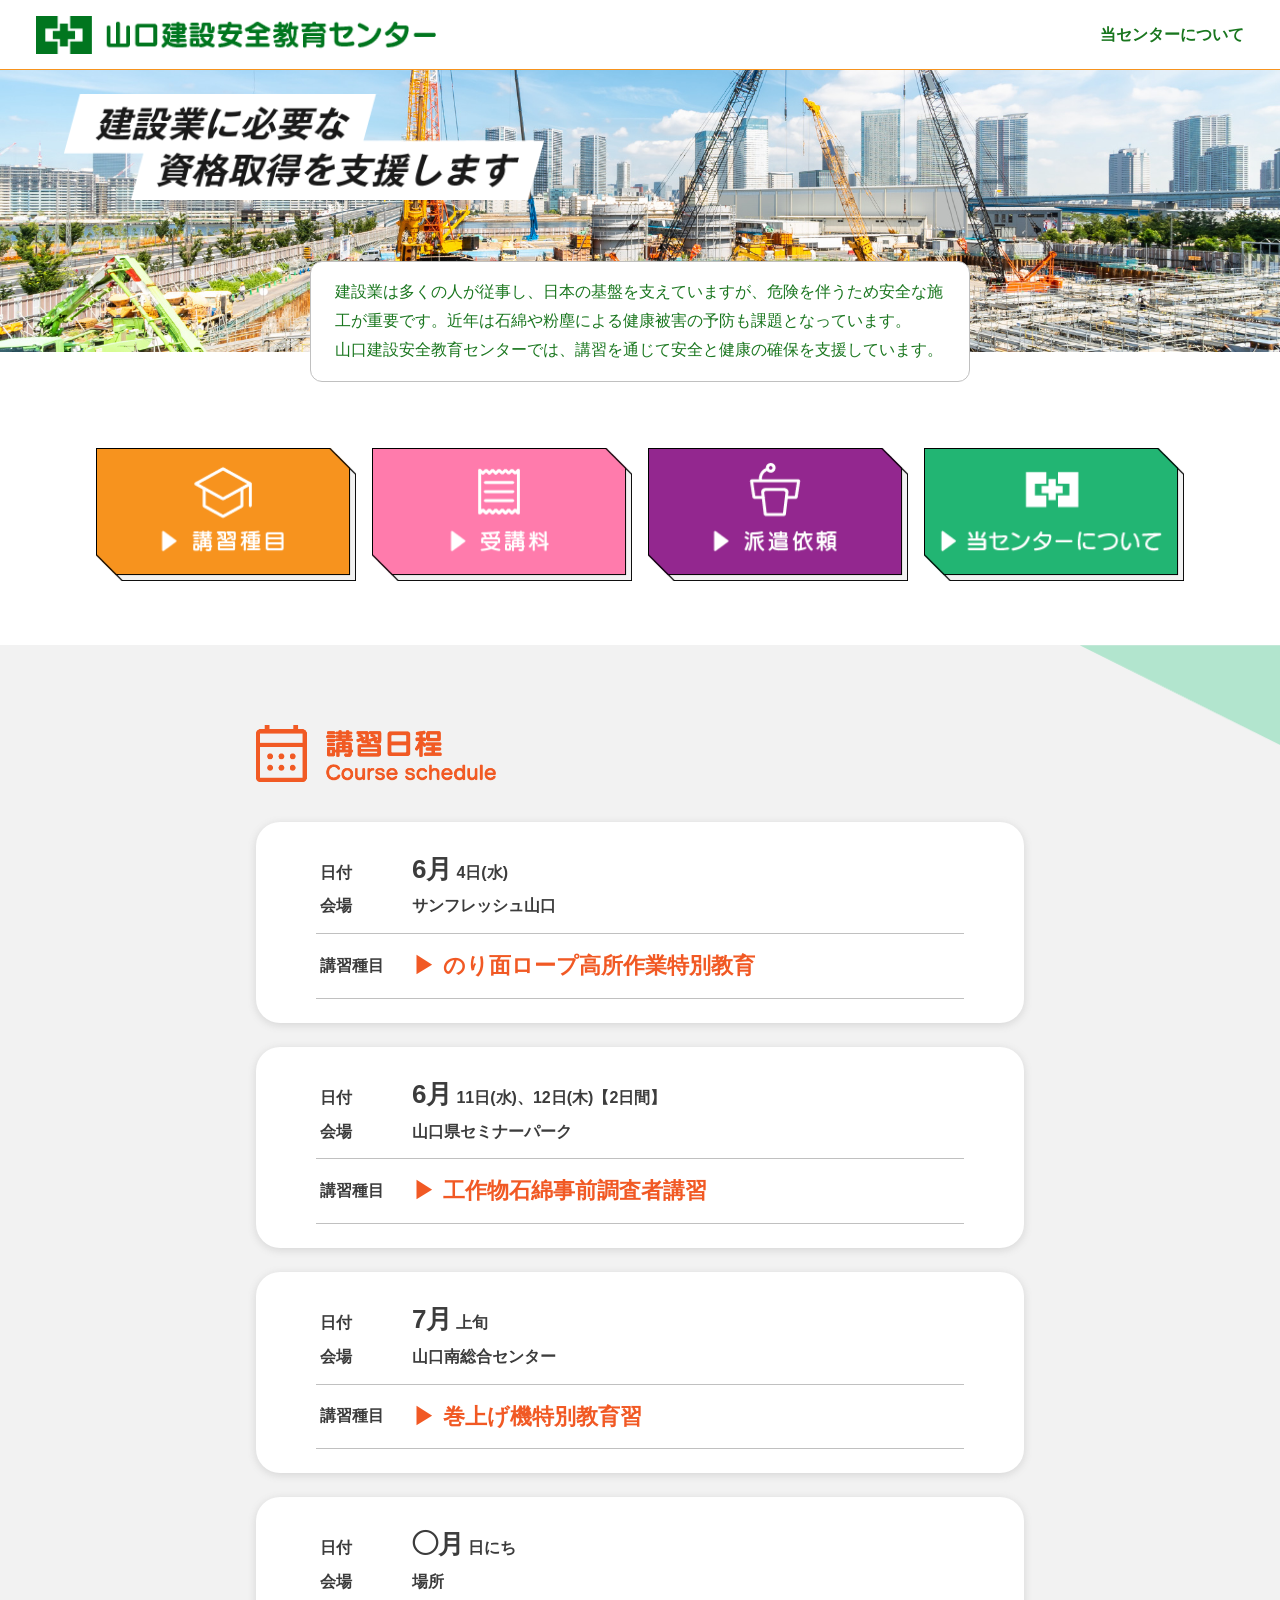
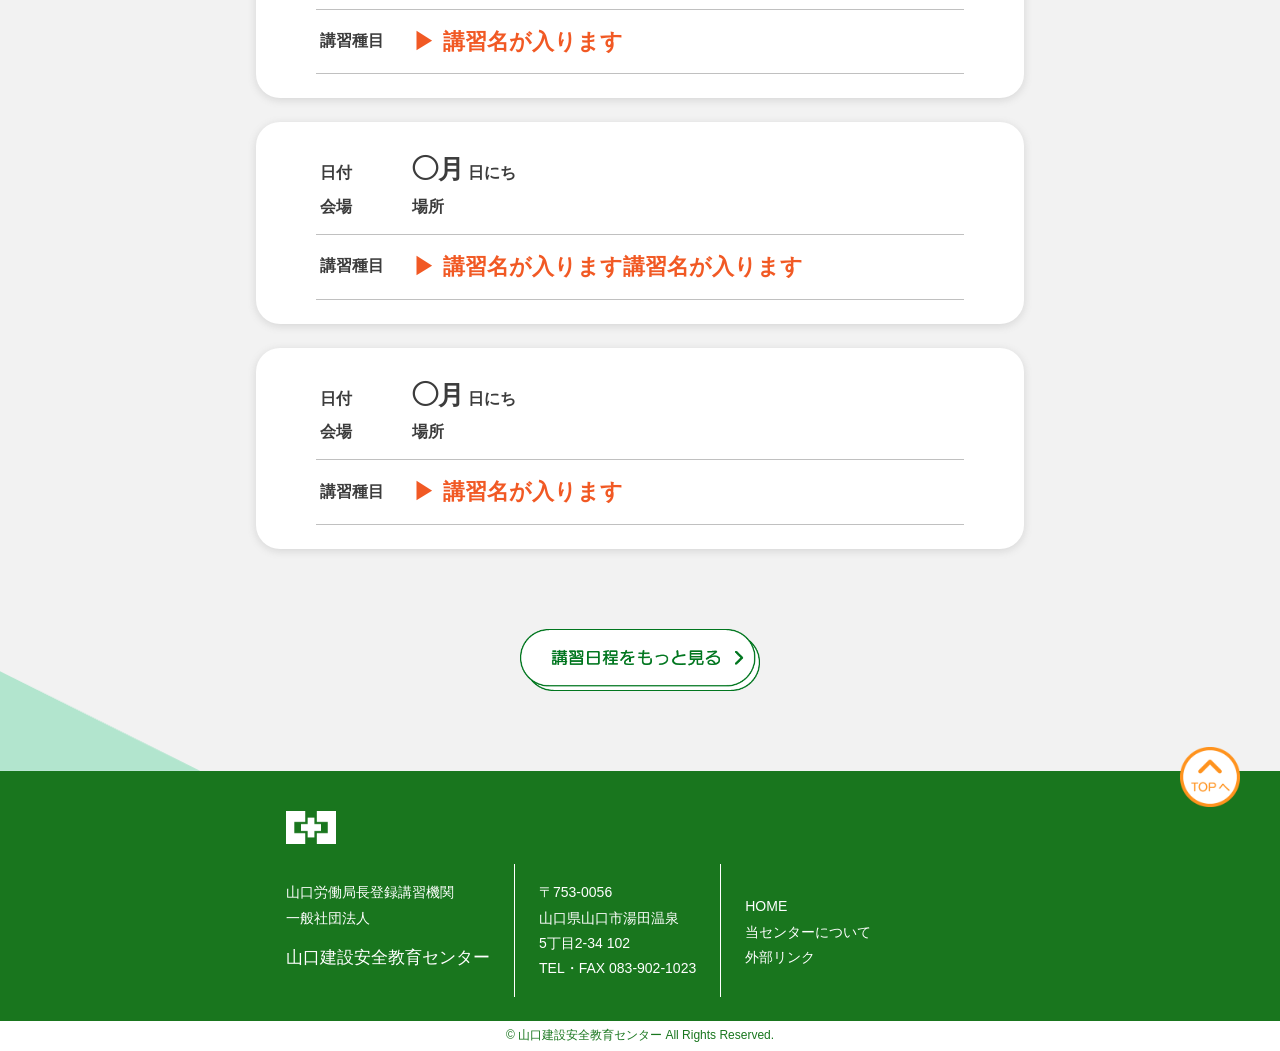
<file: index.html>
<!DOCTYPE html>
<html lang="ja" prefix="og: http://ogp.me/ns# fb: http://ogp.me/ns/fb# website: http://ogp.me/ns/website#">

<head>
  <meta charset="utf-8">
  <meta http-equiv="X-UA-Compatible" content="IE=Edge">
  <meta name="viewport" content="width=device-width, initial-scale=1.0">
  <meta name="format-detection" content="email=no,telephone=no,address=no">
  <!--!!!!!!!!!!!!!!!!!WPでは不要!!!!!!!!!!!!!!!!!!!!!-->
  <title>山口建設安全教育センター</title>
  <!--!!!!!!!!!!!!!!!!!公開時、allに変更する!!!!!!!!!!!!!!!!!!!!!-->
  <meta name="robots" content="none">
  <link rel="stylesheet" href="https://use.fontawesome.com/releases/v5.15.4/css/all.css">
  <link rel="stylesheet" href="assets/css/html5reset-1.6.1.css">
  <link rel="stylesheet" href="assets/css/style.css?20250410_2">
  <script src="https://ajax.googleapis.com/ajax/libs/jquery/3.7.1/jquery.min.js"></script>
</head>

<body class="wrap">
  <div class="black-bg"></div>
  <header>
    <div class="header">
      <div class="header__inner">
        <a href="index.html" class="header__ttl-wrap header__item">
          <h1 class="header__logo"><img src="assets/img/top/logo.png" alt="山口建設安全教育センター"></h1>
        </a>
        <nav class="header__menu-wrap header__item">
          <div class="header__menu-inner">
            <a href="index.html" class="header__menu">当センターについて</a>
          </div>
        </nav>
      </div>
      <div class="header__btn-wrap">
        <div class="header__btn-img" id="js-hamburger-menu">
          <img src="assets/img/top/hun-btn.png" alt="">
        </div>
      </div>
    </div>
    <div class="header-sp">
      <div class="header-sp__inner">
        <div class="header-sp__btn-img">
          <img src="assets/img/top/batsu-btn.png" alt="閉じる">
        </div>
        <div class="header-sp__menu">
          <a href="contact.html" class="header-sp__menu-item">お問い合わせ</a>
          <a href="information.html" class="header-sp__menu-item">お知らせ</a>
        </div>
      </div>
    </div>
  </header>

  <div class="main page-top">
    <div class="main-visual">
      <div class="main-visual__inner">
        <div class="main-visual__lead">
          <img src="assets/img/top/main-visual-lead.png" alt="建設業に必要な資格取得を支援します">
        </div>
      </div>
      <img src="assets/img/top/top-mv.jpg">
      <p class="main-visual__text">
        建設業は多くの人が従事し、日本の基盤を支えていますが、危険を伴うため安全な施工が重要です。近年は石綿や粉塵による健康被害の予防も課題となっています。<br>
        山口建設安全教育センターでは、講習を通じて安全と健康の確保を支援しています。
      </p>
    </div>

    <div class="page-top__menu-wrap">
      <a href="" class="page-top__menu-item"><img src="assets/img/top/page-top-menu01.png" alt=講習科目""></a>
      <a href="" class="page-top__menu-item"><img src="assets/img/top/page-top-menu02.png" alt="受講料"></a>
      <a href="" class="page-top__menu-item"><img src="assets/img/top/page-top-menu03.png" alt="派遣依頼"></a>
      <a href="" class="page-top__menu-item"><img src="assets/img/top/page-top-menu04.png" alt="当センターについて"></a>
    </div>

    <section class="top-schedule">
      <div class="top-schedule__inner">
        <h2 class="top-schedule__ttl"><img src="assets/img/top/top-schedule-ttl.png" alt="講習日程"></h2>


        <a href="" class="top-schedule__article">
          <div class="top-schedule__item-wrap">
            <p class="top-schedule__item">日付</p>
            <p class="top-schedule__item"><span>6月</span>4日(水)</p>
          </div>
          <div class="top-schedule__item-wrap">
            <p class="top-schedule__item">会場</p>
            <p class="top-schedule__item">サンフレッシュ山口</p>
          </div>
          <div class="top-schedule__schedule-ttl">
            <p class="top-schedule__schedule-ttl-left">講習種目</p>
            <p class="top-schedule__schedule-ttl-right"><span>▶</span>のり面ロープ高所作業特別教育</p>
          </div>
        </a>

        <a href="" class="top-schedule__article">
          <div class="top-schedule__item-wrap">
            <p class="top-schedule__item">日付</p>
            <p class="top-schedule__item"><span>6月</span>11日(水)、12日(木)【2日間】</p>
          </div>
          <div class="top-schedule__item-wrap">
            <p class="top-schedule__item">会場</p>
            <p class="top-schedule__item">山口県セミナーパーク</p>
          </div>
          <div class="top-schedule__schedule-ttl">
            <p class="top-schedule__schedule-ttl-left">講習種目</p>
            <p class="top-schedule__schedule-ttl-right"><span>▶</span>工作物石綿事前調査者講習</p>
          </div>
        </a>

        <a href="" class="top-schedule__article">
          <div class="top-schedule__item-wrap">
            <p class="top-schedule__item">日付</p>
            <p class="top-schedule__item"><span>7月</span>上旬</p>
          </div>
          <div class="top-schedule__item-wrap">
            <p class="top-schedule__item">会場</p>
            <p class="top-schedule__item">山口南総合センター</p>
          </div>
          <div class="top-schedule__schedule-ttl">
            <p class="top-schedule__schedule-ttl-left">講習種目</p>
            <p class="top-schedule__schedule-ttl-right"><span>▶</span>巻上げ機特別教育習</p>
          </div>
        </a>

        <a href="" class="top-schedule__article">
          <div class="top-schedule__item-wrap">
            <p class="top-schedule__item">日付</p>
            <p class="top-schedule__item"><span>◯月</span>日にち</p>
          </div>
          <div class="top-schedule__item-wrap">
            <p class="top-schedule__item">会場</p>
            <p class="top-schedule__item">場所</p>
          </div>
          <div class="top-schedule__schedule-ttl">
            <p class="top-schedule__schedule-ttl-left">講習種目</p>
            <p class="top-schedule__schedule-ttl-right"><span>▶</span>講習名が入ります</p>
          </div>
        </a>

        <a href="" class="top-schedule__article">
          <div class="top-schedule__item-wrap">
            <p class="top-schedule__item">日付</p>
            <p class="top-schedule__item"><span>◯月</span>日にち</p>
          </div>
          <div class="top-schedule__item-wrap">
            <p class="top-schedule__item">会場</p>
            <p class="top-schedule__item">場所</p>
          </div>
          <div class="top-schedule__schedule-ttl">
            <p class="top-schedule__schedule-ttl-left">講習種目</p>
            <p class="top-schedule__schedule-ttl-right"><span>▶</span>講習名が入ります講習名が入ります</p>
          </div>
        </a>

        <a href="" class="top-schedule__article">
          <div class="top-schedule__item-wrap">
            <p class="top-schedule__item">日付</p>
            <p class="top-schedule__item"><span>◯月</span>日にち</p>
          </div>
          <div class="top-schedule__item-wrap">
            <p class="top-schedule__item">会場</p>
            <p class="top-schedule__item">場所</p>
          </div>
          <div class="top-schedule__schedule-ttl">
            <p class="top-schedule__schedule-ttl-left">講習種目</p>
            <p class="top-schedule__schedule-ttl-right"><span>▶</span>講習名が入ります</p>
          </div>
        </a>
        <a href="" class="top-schedule__btn">
          <img src="assets/img/top/top-schedule-btn.png" alt="講習日程をもっと見る">
        </a>
      </div>
      <div class="top-schedule__dec01">
        <img src="assets/img/top/top-schedule-dec01.png">
      </div>
      <div class="top-schedule__dec02">
        <img src="assets/img/top/top-schedule-dec02.png">
      </div>
    </section>

  </div>
  <!--main end-->

  <footer class="footer">
    <div class="footer__inner">
      <div class="footer__logo">
        <img src="assets/img/top/footer-logo.png" alt="">
      </div>
      <div class="footer__content">
        <div class="footer__left">
          <p class="footer__text footer__text--margin">山口労働局長登録講習機関<br>
            一般社団法人</p>
          <p class="footer__ttl">山口建設安全教育センター</p>

        </div>
        <div class="footer__center">
          <p class="footer__text">〒753-0056<br>
            山口県山口市湯田温泉<br>
            5丁目2-34 102<br>
            TEL・FAX <a href="083-902-1023">083-902-1023</a></p>
        </div>
        <div class="footer__right">
          <a href="" class="footer__menu">HOME</a>
          <a href="" class="footer__menu">当センターについて</a>
          <a href="" class="footer__menu">外部リンク</a>

        </div>
      </div>

    </div>
    <div class="footer__bottom">
    © 山口建設安全教育センター All Rights Reserved.
    </div>
    <div class="footer__top-btn">    
      <img src="assets/img/top/go-top-btn.png" alt="TOPへ">
    </div>
  </footer>

  <script src="assets/js/main.js?20250410_2">
  </script>
</body>

</html>
</file>
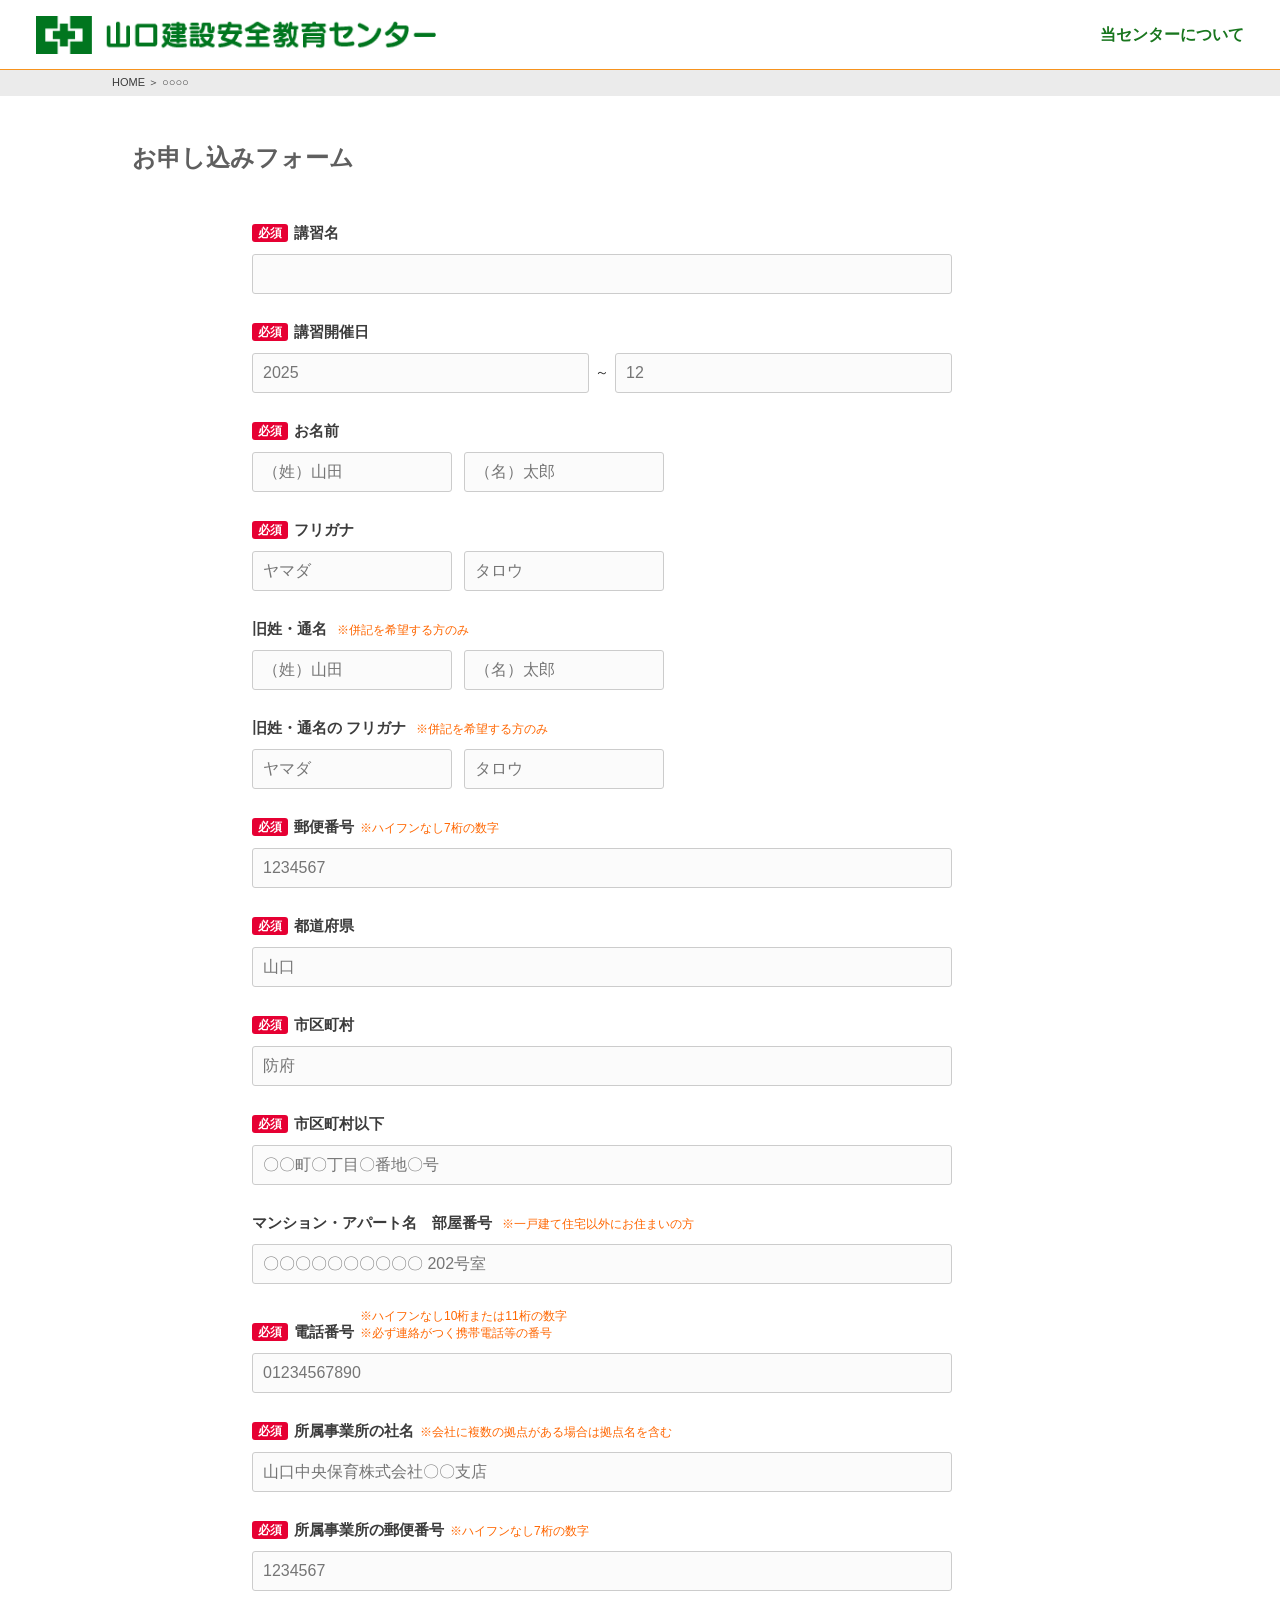
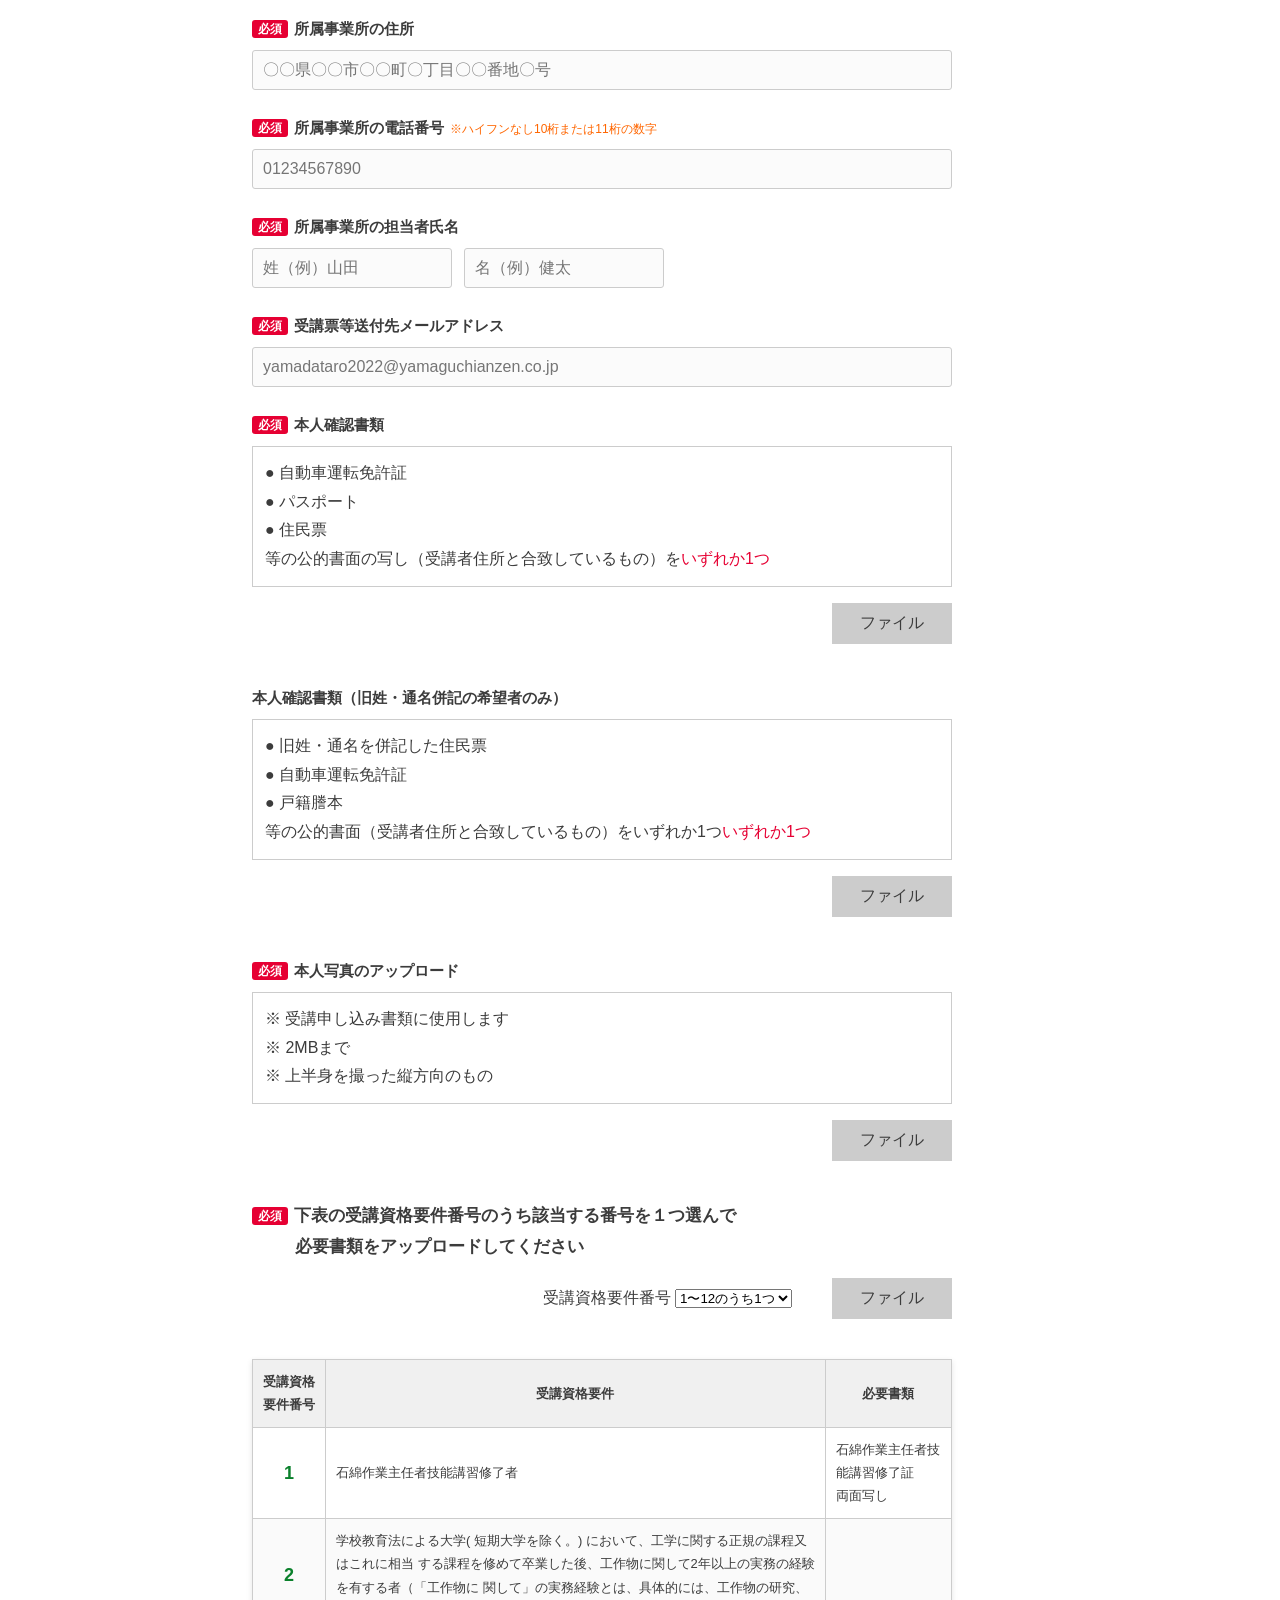
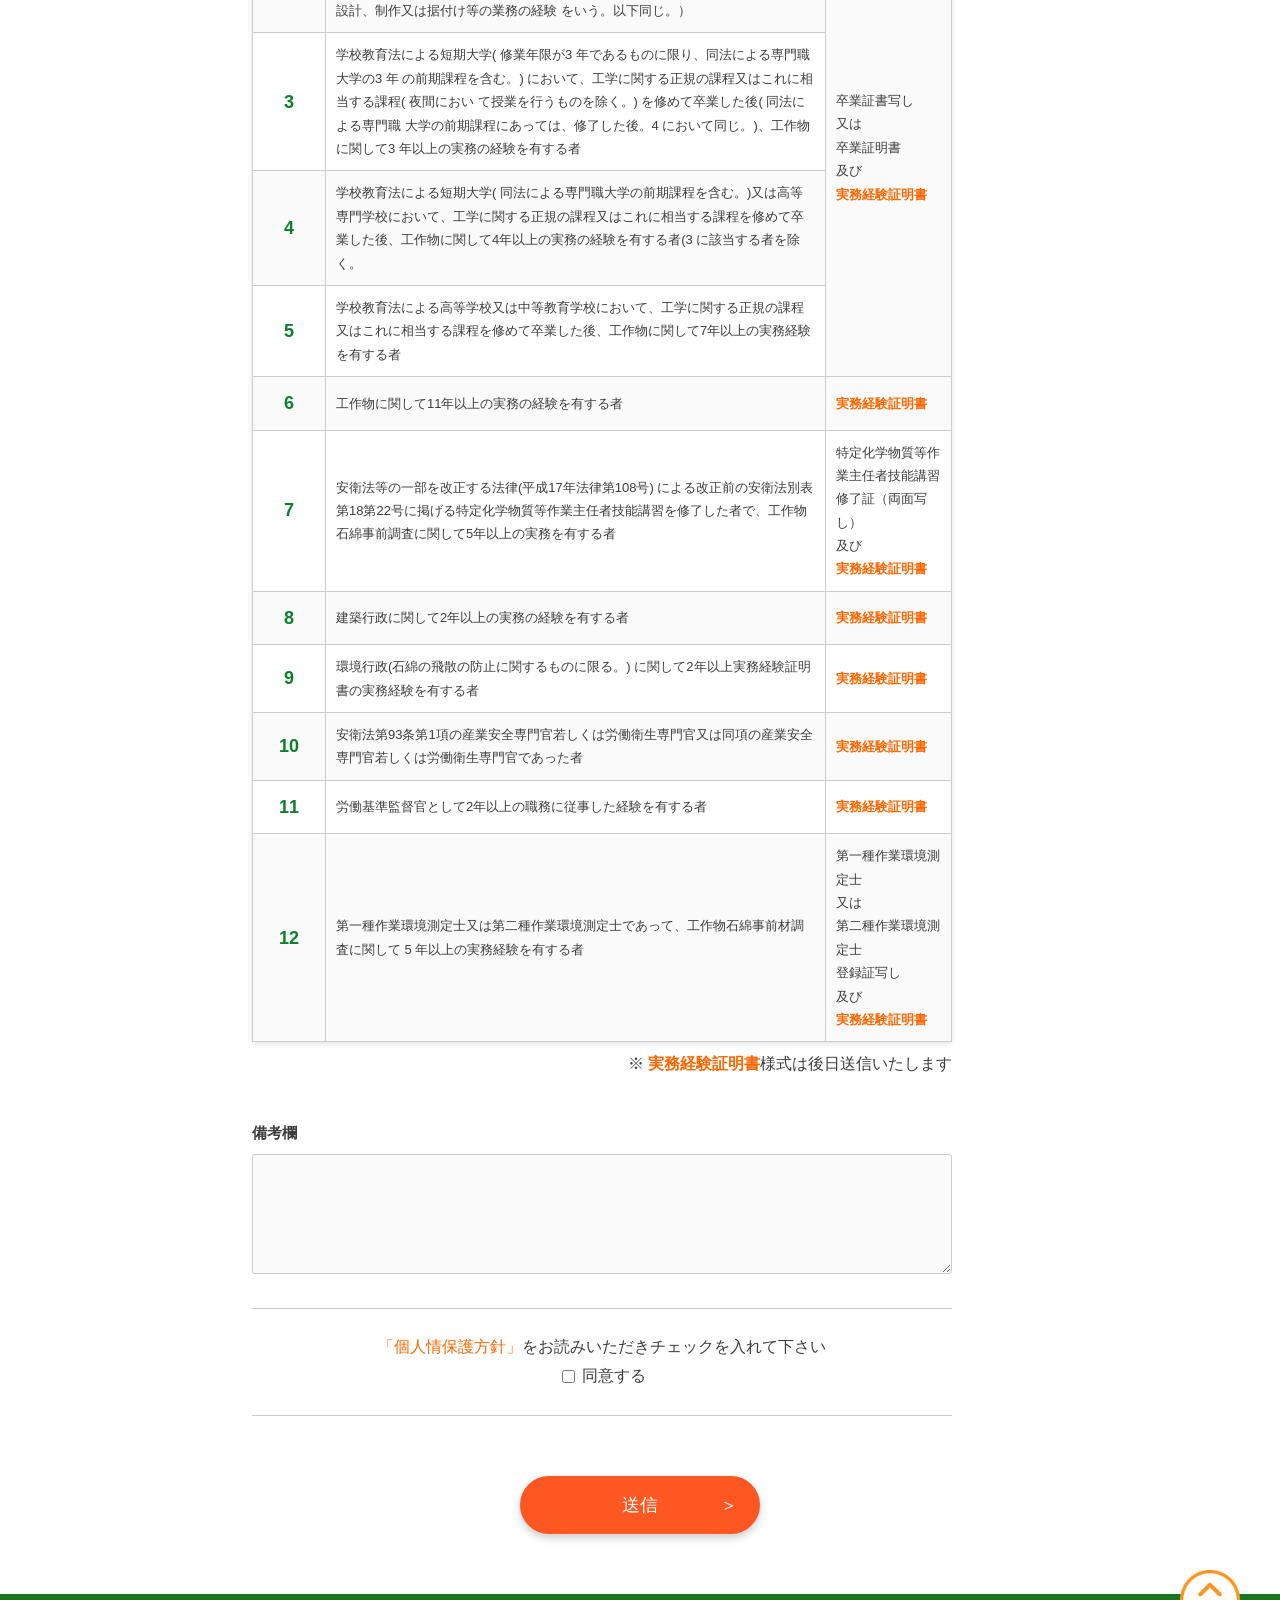
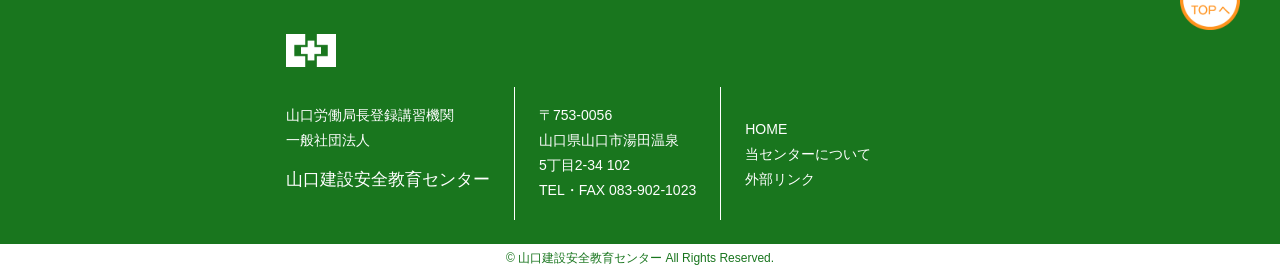
<file: form.html>
<!DOCTYPE html>
<html lang="ja" prefix="og: http://ogp.me/ns# fb: http://ogp.me/ns/fb# website: http://ogp.me/ns/website#">

<head>
  <meta charset="utf-8">
  <meta http-equiv="X-UA-Compatible" content="IE=Edge">
  <meta name="viewport" content="width=device-width, initial-scale=1.0">
  <meta name="format-detection" content="email=no,telephone=no,address=no">
  <!--!!!!!!!!!!!!!!!!!WPでは不要!!!!!!!!!!!!!!!!!!!!!-->
  <title>フォーム</title>
  <!--!!!!!!!!!!!!!!!!!公開時、allに変更する!!!!!!!!!!!!!!!!!!!!!-->
  <meta name="robots" content="none">
  <link rel="stylesheet" href="https://use.fontawesome.com/releases/v5.15.4/css/all.css">
  <link rel="stylesheet" href="assets/css/html5reset-1.6.1.css">
  <link rel="stylesheet" href="assets/css/style.css?20250410_2">
  <script src="https://ajax.googleapis.com/ajax/libs/jquery/3.7.1/jquery.min.js"></script>
</head>

<body class="wrap">
  <div class="black-bg"></div>
  <header>
    <div class="header">

      <div class="header__inner">
        <a href="index.html" class="header__ttl-wrap header__item">
          <h1 class="header__logo"><img src="assets/img/top/logo.png" alt="山口建設安全教育センター"></h1>
        </a>
        <nav class="header__menu-wrap header__item">
          <div class="header__menu-inner">
            <a href="index.html" class="header__menu">当センターについて</a>
          </div>
        </nav>
      </div>
      <div class="header__btn-wrap">
        <div class="header__btn-img" id="js-hamburger-menu">
          <img src="assets/img/top/hun-btn.png" alt="">
        </div>
      </div>
    </div>
    <div class="header-sp">
      <div class="header-sp__inner">
        <div class="header-sp__btn-img">
          <img src="assets/img/top/batsu-btn.png" alt="閉じる">
        </div>
        <div class="header-sp__menu">
          <a href="contact.html" class="header-sp__menu-item">お問い合わせ</a>
          <a href="information.html" class="header-sp__menu-item">お知らせ</a>
        </div>
      </div>
    </div>
  </header>


  <div class="main page-form">
    <div class="breadcrumbs-wrap">
      <div class="breadcrumbs-wrap__content">HOME ＞ ○○○○</div>
    </div>
    <div class="page-form__ttl">
      お申し込みフォーム
    </div>

    <div class="page-form__wrap">

      <div class="form">

        <!-- 講習名 -->
        <div class="form__group">
          <label class="form__label"><span class="required">講習名</span> <span class="note"></span></label>
          <input type="text">
        </div>

        <!-- 講習開催日 -->
        <div class="form__group">
          <label class="form__label"><span class="required">講習開催日</span></label>
          <div class="form__date">
            <input type="text" placeholder="2025">
            <span>～</span>
            <input type="text" placeholder="12">
          </div>
        </div>

        <!-- お名前 -->
        <div class="form__group">
          <label class="form__label"><span class="required">お名前</span></label>
          <div class="form__row">
            <input type="text" placeholder="（姓）山田">
            <input type="text" placeholder="（名）太郎">
          </div>
        </div>

        <!-- フリガナ -->
        <div class="form__group">
          <label class="form__label"><span class="required">フリガナ</span></label>
          <div class="form__row">
            <input type="text" placeholder="ヤマダ">
            <input type="text" placeholder="タロウ">
          </div>
        </div>

        <!-- 旧姓・通名 -->
        <div class="form__group">
          <label class="form__label">旧姓・通名 <span class="note">※併記を希望する方のみ</span></label>
          <div class="form__row">
            <input type="text" placeholder="（姓）山田">
            <input type="text" placeholder="（名）太郎">
          </div>
        </div>

        <!-- 旧姓・通名のフリガナ -->
        <div class="form__group">
          <label class="form__label">旧姓・通名の フリガナ <span class="note">※併記を希望する方のみ</span></label>
          <div class="form__row">
            <input type="text" placeholder="ヤマダ">
            <input type="text" placeholder="タロウ">
          </div>
        </div>

        <!-- 郵便番号 -->
        <div class="form__group">
          <label class="form__label"><span class="required">郵便番号</span><span class="note">※ハイフンなし7桁の数字</span></label>
          <input type="text" id="personal-zip" placeholder="1234567">
        </div>

        <!-- 都道府県 -->
        <div class="form__group">
          <label class="form__label"><span class="required">都道府県</span></label>
          <input type="text" id="prefecture" placeholder="山口">
        </div>

        <!-- 市区町村 -->
        <div class="form__group">
          <label class="form__label"><span class="required">市区町村</span></label>
          <input type="text" id="city" placeholder="防府">
        </div>

        <!-- 市区町村以下 -->
        <div class="form__group">
          <label class="form__label"><span class="required">市区町村以下</span></label>
          <input type="text" id="address-line-2" placeholder="〇〇町〇丁目〇番地〇号"> </div>

        <!-- マンション・アパート名　部屋番号 -->
        <div class="form__group">
          <label class="form__label">マンション・アパート名　部屋番号 <span class="note">※一戸建て住宅以外にお住まいの方</span></label>
          <input type="text" placeholder="〇〇〇〇〇〇〇〇〇〇 202号室">
        </div>

        <!-- 電話番号 -->
        <div class="form__group">
          <label class="form__label"><span class="required">電話番号</span><span
              class="note">※ハイフンなし10桁または11桁の数字<br>※必ず連絡がつく携帯電話等の番号</span></label>
          <input type="text" placeholder="01234567890">
        </div>

        <!-- 所属事業所の社名 -->
        <div class="form__group">
          <label class="form__label"><span class="required">所属事業所の社名</span><span
              class="note">※会社に複数の拠点がある場合は拠点名を含む</span></label>
          <input type="text" placeholder="山口中央保育株式会社〇〇支店">
        </div>

        <!-- 所属事業所の郵便番号 -->
        <div class="form__group">
          <label class="form__label"><span class="required">所属事業所の郵便番号</span><span
              class="note">※ハイフンなし7桁の数字</span></label>
          <input type="text" id="company-zip" placeholder="1234567">
        </div>

        <!-- 所属事業所の住所 -->
        <div class="form__group">
          <label class="form__label"><span class="required">所属事業所の住所</span></label>
          <input type="text" id="company-full-address" placeholder="〇〇県〇〇市〇〇町〇丁目〇〇番地〇号"> </div>

        <!-- 所属事業所の電話番号 -->
        <div class="form__group">
          <label class="form__label"><span class="required">所属事業所の電話番号</span><span
              class="note">※ハイフンなし10桁または11桁の数字</span></label>
          <input type="text" id="company-phone" placeholder="01234567890"></div>

        <!-- 所属事業所の担当者氏名 -->
        <div class="form__group">
          <label class="form__label"><span class="required">所属事業所の担当者氏名</span></label>
          <div class="form__row">
            <input type="text" placeholder="姓（例）山田">
            <input type="text" placeholder="名（例）健太">
          </div>
        </div>

        <!-- メールアドレス -->
        <div class="form__group">
          <label class="form__label"><span class="required">受講票等送付先メールアドレス</span></label>
          <input type="email" placeholder="yamadataro2022@yamaguchianzen.co.jp">
        </div>

        <!-- 本人確認書類 -->
        <div class="form__group">
          <label class="form__label"><span class="required">本人確認書類</span></label>
          <div class="form__box">
            <ul class="form__box-list">
              <li>● 自動車運転免許証</li>
              <li>● パスポート</li>
              <li>● 住民票</li>
              <li>等の公的書面の写し（受講者住所と合致しているもの）を<span>いずれか1つ</span></li>
            </ul>
          </div>
          <p class="form__file-wrap">ファイル</p>
        </div>

        <!-- 本人確認書類（旧姓・通名併記の希望者のみ） -->
        <div class="form__group">
          <label class="form__label">本人確認書類（旧姓・通名併記の希望者のみ）</label>
          <div class="form__box">
            <ul class="form__box-list">
              <li>● 旧姓・通名を併記した住民票</li>
              <li>● 自動車運転免許証</li>
              <li>● 戸籍謄本</li>
              <li>等の公的書面（受講者住所と合致しているもの）をいずれか1つ<span>いずれか1つ</span></li>
            </ul>
          </div>
          <p class="form__file-wrap">ファイル</p>
        </div>

        <!-- 本人写真のアップロード -->
        <div class="form__group">
          <label class="form__label"><span class="required">本人写真のアップロード</span></label>
          <div class="form__box">
            <ul class="form__box-list">
              <li>※ 受講申し込み書類に使用します</li>
              <li>※ 2MBまで</li>
              <li>※ 上半身を撮った縦方向のもの</li>
            </ul>
          </div>
          <p class="form__file-wrap">ファイル</p>
        </div>

        <!-- 必要書類をアップロード -->
        <div class="form__group">
          <label class="form__label form__label--file"><span class="required">下表の受講資格要件番号のうち該当する番号を１つ選んで<span
                class="form__label--file-span">必要書類をアップロードしてください</span></span></label>

          <div class="form__file-flex">
            <div class="form__file-flex-item">
              <span>受講資格要件番号</span>
              <select name="job">
                <option value="">1〜12のうち1つ</option>
                <option value="">1</option>
                <option value="">2</option>
              </select>
            </div>
            <div class="form__file-flex-item">
              <p class="form__file-wrap" style="margin: 0;">ファイル</p>
            </div>
          </div>

          <div class="form__table-wrap">
            <table class="qual-table">
              <thead>
                <tr>
                  <th>受講資格<br>要件番号</th>
                  <th>受講資格要件</th>
                  <th>必要書類</th>
                </tr>
              </thead>
              <tbody>
                <tr>
                  <td>1</td>
                  <td>石綿作業主任者技能講習修了者</td>
                  <td>石綿作業主任者技能講習修了証<br>両面写し</td>
                </tr>
                <tr>
                  <td>2</td>
                  <td>学校教育法による大学( 短期大学を除く。) において、工学に関する正規の課程又はこれに相当 する課程を修めて卒業した後、工作物に関して2年以上の実務の経験を有する者（「工作物に
                    関して」の実務経験とは、具体的には、工作物の研究、設計、制作又は据付け等の業務の経験 をいう。以下同じ。）</td>
                  <td rowspan="4">卒業証書写し<br>又は<br>卒業証明書<br>及び<br><span class="highlight">実務経験証明書</span></td>
                </tr>
                <tr>
                  <td>3</td>
                  <td>学校教育法による短期大学( 修業年限が3 年であるものに限り、同法による専門職大学の3 年 の前期課程を含む。) において、工学に関する正規の課程又はこれに相当する課程( 夜間におい
                    て授業を行うものを除く。) を修めて卒業した後( 同法による専門職 大学の前期課程にあっては、修了した後。4 において同じ。)、工作物に関して3 年以上の実務の経験を有する者</td>
                </tr>
                <tr>
                  <td>4</td>
                  <td>学校教育法による短期大学(
                    同法による専門職大学の前期課程を含む。)又は高等専門学校において、工学に関する正規の課程又はこれに相当する課程を修めて卒業した後、工作物に関して4年以上の実務の経験を有する者(3 に該当する者を除く。
                  </td>
                </tr>
                <tr>
                  <td>5</td>
                  <td>学校教育法による高等学校又は中等教育学校において、工学に関する正規の課程又はこれに相当する課程を修めて卒業した後、工作物に関して7年以上の実務経験を有する者</td>
                </tr>
                <tr>
                  <td>6</td>
                  <td>工作物に関して11年以上の実務の経験を有する者</td>
                  <td><span class="highlight">実務経験証明書</span></td>
                </tr>
                <tr>
                  <td>7</td>
                  <td>安衛法等の一部を改正する法律(平成17年法律第108号)
                    による改正前の安衛法別表第18第22号に掲げる特定化学物質等作業主任者技能講習を修了した者で、工作物石綿事前調査に関して5年以上の実務を有する者</td>
                  <td>特定化学物質等作業主任者技能講習修了証（両面写し）<br>及び<br><span class="highlight">実務経験証明書</span></td>
                </tr>
                <tr>
                  <td>8</td>
                  <td>建築行政に関して2年以上の実務の経験を有する者</td>
                  <td><span class="highlight">実務経験証明書</span></td>
                </tr>
                <tr>
                  <td>9</td>
                  <td>環境行政(石綿の飛散の防止に関するものに限る。) に関して2年以上実務経験証明書の実務経験を有する者</td>
                  <td><span class="highlight">実務経験証明書</span></td>
                </tr>
                <tr>
                  <td>10</td>
                  <td>安衛法第93条第1項の産業安全専門官若しくは労働衛生専門官又は同項の産業安全専門官若しくは労働衛生専門官であった者</td>
                  <td><span class="highlight">実務経験証明書</span></td>
                </tr>
                <tr>
                  <td>11</td>
                  <td>労働基準監督官として2年以上の職務に従事した経験を有する者</td>
                  <td><span class="highlight">実務経験証明書</span></td>
                </tr>
                <tr>
                  <td>12</td>
                  <td>第一種作業環境測定士又は第二種作業環境測定士であって、工作物石綿事前材調査に関して 5 年以上の実務経験を有する者</td>
                  <td>第一種作業環境測定士<br>
                    又は<br>
                    第二種作業環境測定士<br>
                    登録証写し<br>
                    及び<br><span class="highlight">実務経験証明書</span></td>
                </tr>
              </tbody>
            </table>
            <p class="form__table-text">※ <span class="highlight">実務経験証明書</span>様式は後日送信いたします</p>
          </div>

          <!-- 備考欄 -->
          <div class="form__group">
            <label class="form__label">備考欄</label>
            <textarea rows="4" placeholder=""></textarea>
          </div>

          <div class="page-form__privacy-wrap">
            <p><a href="">「個人情保護方針」</a>をお読みいただきチェックを入れて下さい</p>
            <input type="checkbox" name="privacy_agreement" required>
            <span class="check-text">同意する</span>
          </div>
        </div>
      </div>
    </div>

    <div class="form-actions-wrap">
      <div class="form-actions">
        <button type="submit" class="confirm-button">送信</button>
      </div>
    </div>

  </div>
  <!--main end-->

  <footer class="footer">
    <div class="footer__inner">
      <div class="footer__logo">
        <img src="assets/img/top/footer-logo.png" alt="">
      </div>
      <div class="footer__content">
        <div class="footer__left">
          <p class="footer__text footer__text--margin">山口労働局長登録講習機関<br>
            一般社団法人</p>
          <p class="footer__ttl">山口建設安全教育センター</p>
        </div>
        <div class="footer__center">
          <p class="footer__text">〒753-0056<br>
            山口県山口市湯田温泉<br>
            5丁目2-34 102<br>
            TEL・FAX <a href="083-902-1023">083-902-1023</a></p>
        </div>
        <div class="footer__right">
          <a href="" class="footer__menu">HOME</a>
          <a href="" class="footer__menu">当センターについて</a>
          <a href="" class="footer__menu">外部リンク</a>
        </div>
      </div>
    </div>
    <div class="footer__bottom">
      © 山口建設安全教育センター All Rights Reserved.
    </div>
    <div class="footer__top-btn">
      <img src="assets/img/top/go-top-btn.png" alt="TOPへ">
    </div>
  </footer>

  <script src="assets/js/main.js?20250410_2">
  </script>
  <script src="https://code.jquery.com/jquery-3.7.1.min.js"></script>
</body>

</html>
</file>
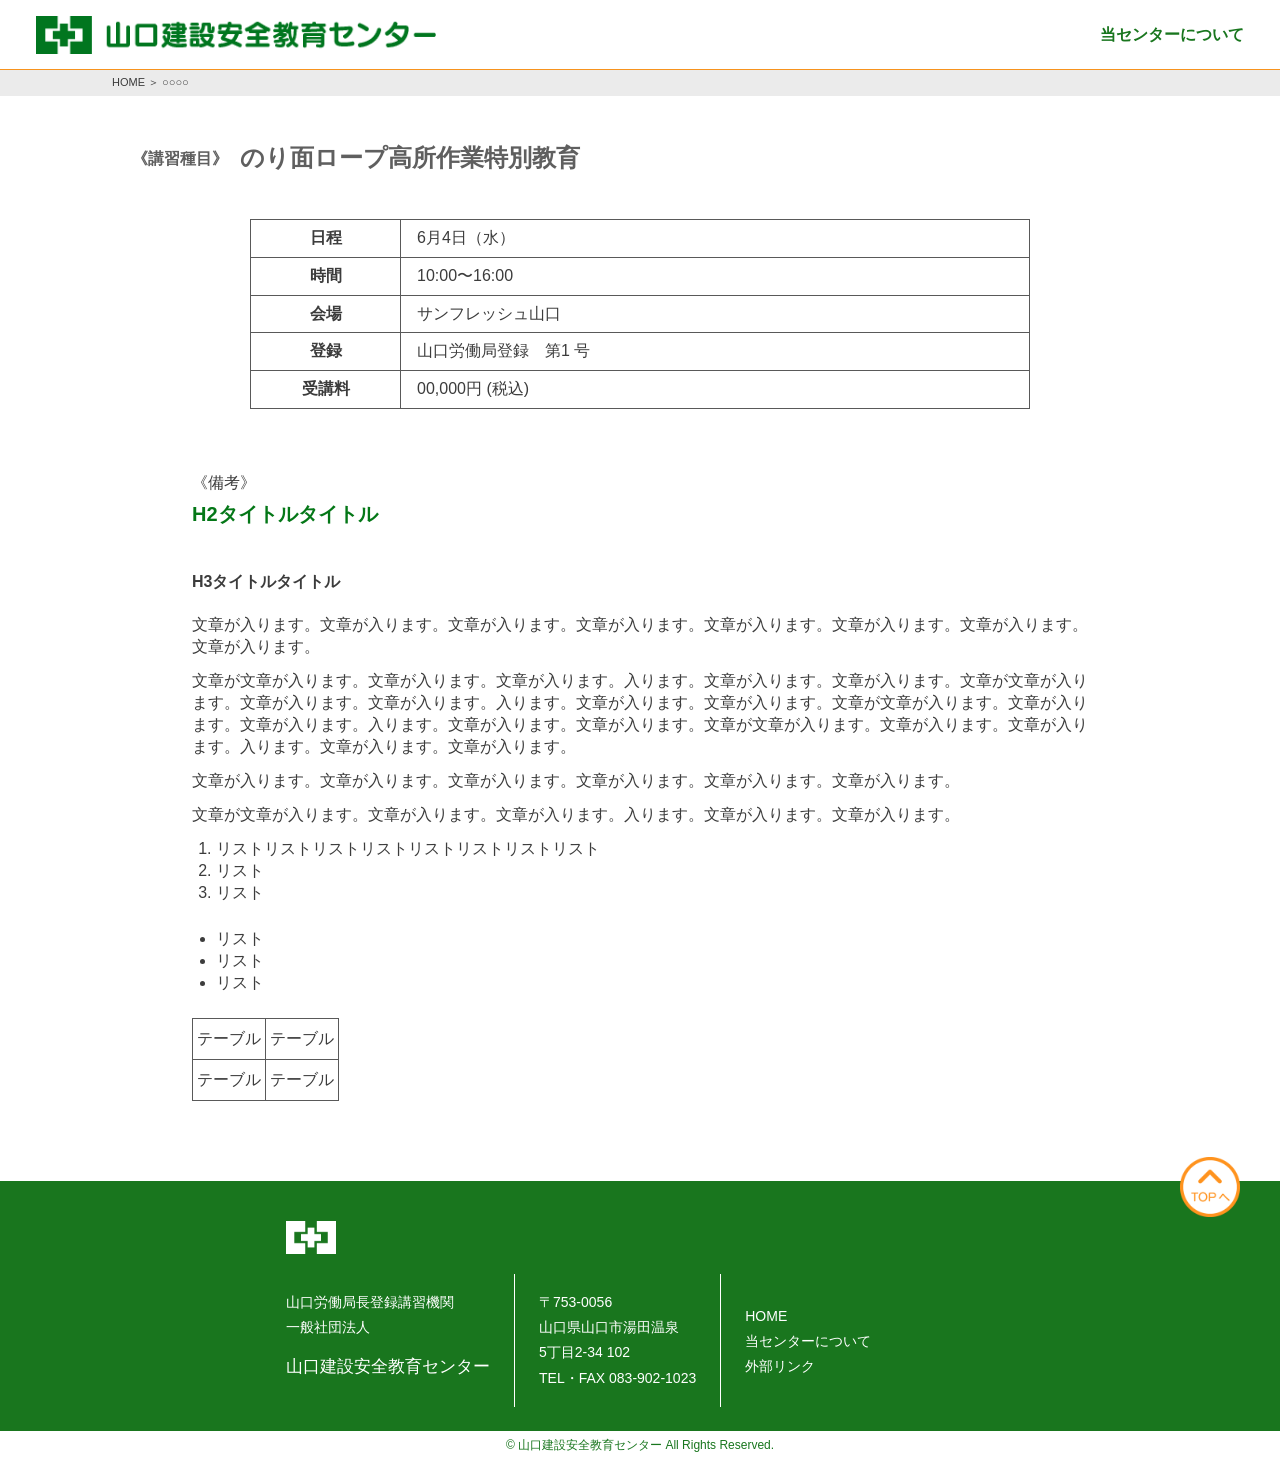
<file: single.html>
<!DOCTYPE html>
<html lang="ja" prefix="og: http://ogp.me/ns# fb: http://ogp.me/ns/fb# website: http://ogp.me/ns/website#">

<head>
  <meta charset="utf-8">
  <meta http-equiv="X-UA-Compatible" content="IE=Edge">
  <meta name="viewport" content="width=device-width, initial-scale=1.0">
  <meta name="format-detection" content="email=no,telephone=no,address=no">
  <!--!!!!!!!!!!!!!!!!!WPでは不要!!!!!!!!!!!!!!!!!!!!!-->
  <title>記事ページ</title>
  <!--!!!!!!!!!!!!!!!!!公開時、allに変更する!!!!!!!!!!!!!!!!!!!!!-->
  <meta name="robots" content="none">
  <link rel="stylesheet" href="https://use.fontawesome.com/releases/v5.15.4/css/all.css">
  <link rel="stylesheet" href="assets/css/html5reset-1.6.1.css">
  <link rel="stylesheet" href="assets/css/style.css?20250410_2">
  <script src="https://ajax.googleapis.com/ajax/libs/jquery/3.7.1/jquery.min.js"></script>
</head>

<body class="wrap">
  <div class="black-bg"></div>
  <header>
    <div class="header">

      <div class="header__inner">
        <a href="index.html" class="header__ttl-wrap header__item">
          <h1 class="header__logo"><img src="assets/img/top/logo.png" alt="山口建設安全教育センター"></h1>
        </a>
        <nav class="header__menu-wrap header__item">
          <div class="header__menu-inner">
            <a href="index.html" class="header__menu">当センターについて</a>
          </div>
        </nav>
      </div>
      <div class="header__btn-wrap">
        <div class="header__btn-img" id="js-hamburger-menu">
          <img src="assets/img/top/hun-btn.png" alt="">
        </div>
      </div>
    </div>
    <div class="header-sp">
      <div class="header-sp__inner">
        <div class="header-sp__btn-img">
          <img src="assets/img/top/batsu-btn.png" alt="閉じる">
        </div>
        <div class="header-sp__menu">
          <a href="contact.html" class="header-sp__menu-item">お問い合わせ</a>
          <a href="information.html" class="header-sp__menu-item">お知らせ</a>
        </div>
      </div>
    </div>
  </header>


  <div class="main single">
    <div class="breadcrumbs-wrap">
      <div class="breadcrumbs-wrap__content">HOME ＞ ○○○○</div>
    </div>
    <div class="single__ttl">
      <span>《講習種目》</span>のり面ロープ高所作業特別教育
    </div>
    <div class="single__content-wrap">
      <table class="single__table">
        <tr>
          <th>日程</th>
          <td>6月4日（水）</td>
        </tr>
        <tr>
          <th>時間</th>
          <td>10:00〜16:00</td>
        </tr>
        <tr>
          <th>会場</th>
          <td>サンフレッシュ山口</td>
        </tr>
        <tr>
          <th>登録</th>
          <td>山口労働局登録　第1 号</td>
        </tr>
        <tr>
          <th>受講料</th>
          <td>00,000円 (税込)</td>
        </tr>
      </table>

      <p>《備考》</p>
      <div class="content-style">
        <h2>H2タイトルタイトル</h2>
        <h3>H3タイトルタイトル</h3>
        <p>文章が入ります。文章が入ります。文章が入ります。文章が入ります。文章が入ります。文章が入ります。文章が入ります。文章が入ります。</p>
        <p>
          文章が文章が入ります。文章が入ります。文章が入ります。入ります。文章が入ります。文章が入ります。文章が文章が入ります。文章が入ります。文章が入ります。入ります。文章が入ります。文章が入ります。文章が文章が入ります。文章が入ります。文章が入ります。入ります。文章が入ります。文章が入ります。文章が文章が入ります。文章が入ります。文章が入ります。入ります。文章が入ります。文章が入ります。
        </p>
        <p>文章が入ります。文章が入ります。文章が入ります。文章が入ります。文章が入ります。文章が入ります。</p>

        <p>文章が文章が入ります。文章が入ります。文章が入ります。入ります。文章が入ります。文章が入ります。</p>
        <ol>
          <li>リストリストリストリストリストリストリストリスト</li>
          <li>リスト</li>
          <li>リスト</li>
        </ol>
        <ul>
          <li>リスト</li>
          <li>リスト</li>
          <li>リスト</li>
        </ul>
        <table>
          <tbody>
            <tr>
              <td>テーブル</td>
              <td>テーブル</td>
            </tr>
            <tr>
              <td>テーブル</td>
              <td>テーブル</td>
            </tr>
          </tbody>
        </table>
      </div>
    </div>


  </div>
  <!--main end-->

  <footer class="footer">
    <div class="footer__inner">
      <div class="footer__logo">
        <img src="assets/img/top/footer-logo.png" alt="">
      </div>
      <div class="footer__content">
        <div class="footer__left">
          <p class="footer__text footer__text--margin">山口労働局長登録講習機関<br>
            一般社団法人</p>
          <p class="footer__ttl">山口建設安全教育センター</p>

        </div>
        <div class="footer__center">
          <p class="footer__text">〒753-0056<br>
            山口県山口市湯田温泉<br>
            5丁目2-34 102<br>
            TEL・FAX <a href="083-902-1023">083-902-1023</a></p>
        </div>
        <div class="footer__right">
          <a href="" class="footer__menu">HOME</a>
          <a href="" class="footer__menu">当センターについて</a>
          <a href="" class="footer__menu">外部リンク</a>

        </div>
      </div>

    </div>
    <div class="footer__bottom">
      © 山口建設安全教育センター All Rights Reserved.
    </div>
    <div class="footer__top-btn">
      <img src="assets/img/top/go-top-btn.png" alt="TOPへ">
    </div>
  </footer>

  <script src="assets/js/main.js?20250410_2">
  </script>
  <script src="https://code.jquery.com/jquery-3.7.1.min.js"></script>
</body>

</html>
</file>
<file: assets/css/style.css>
@charset "UTF-8";
* {
  word-break: break-word;
  box-sizing: border-box;
}

body {
  line-height: 1.8;
  color: #3c3c3c;
  font-family: "ヒラギノ角ゴ Pro W3", "Hiragino Kaku Gothic Pro", "メイリオ", "Meiryo", sans-serif;
}

p {
  font-size: clamp(0.875rem, 0.83rem + 0.23vw, 1rem);
  color: #3c3c3c;
}

a {
  font-size: 16px;
  color: #3c3c3c;
}
@media (max-width: 820px) {
  a {
    font-size: 14px;
  }
}
a:hover {
  cursor: pointer;
}

a:hover {
  opacity: 0.5;
}

img {
  width: 100%;
  height: auto;
  vertical-align: middle;
}

ul,
ol,
li {
  list-style: none;
  font-size: 16px;
}
@media (max-width: 820px) {
  ul,
  ol,
  li {
    font-size: 14px;
  }
}

th,
td {
  font-size: 16px;
}
@media (max-width: 820px) {
  th,
  td {
    font-size: 14px;
  }
}

.pc-block {
  display: block;
}
@media (max-width: 820px) {
  .pc-block {
    display: none;
  }
}

.sp-block {
  display: none;
}
@media (max-width: 820px) {
  .sp-block {
    display: block;
  }
}

.main {
  margin: 70px 0 0;
}
@media (max-width: 820px) {
  .main {
    margin: 62px 0 0;
  }
}

.breadcrumbs-wrap {
  background-color: #ebebeb;
}
.breadcrumbs-wrap__content {
  max-width: 1080px;
  margin: 0 auto;
  padding: 3px 12px 3px;
  font-size: 11px;
}
.breadcrumbs-wrap.guide {
  padding: 160px 12px 0;
}
@media (max-width: 820px) {
  .breadcrumbs-wrap.guide {
    padding: 114px 12px 0;
  }
}

.fade-in {
  opacity: 0;
  animation: fadeInUp 1s ease-out 1s forwards;
}

@keyframes fadeInUp {
  to {
    opacity: 1;
  }
}
.services-item-js {
  opacity: 0;
  transform: translateY(20px);
  transition: opacity 0.5s ease, transform 0.5s ease;
}

.services-item-js.show {
  opacity: 1;
  transform: translateY(0);
}

.black-bg {
  visibility: hidden;
  position: fixed;
  top: 0;
  left: 0;
  width: 100vw;
  height: 100vh;
  background-color: #000;
  cursor: pointer;
  opacity: 0;
  transition: all 0.6s;
}
.black-bg.active {
  visibility: visible;
  z-index: 10;
  opacity: 0.6;
}

.content-style {
  line-height: 32px;
}
.content-style__block {
  margin: 0 0 60px;
}
@media (max-width: 600px) {
  .content-style__block {
    margin: 0 0 40px;
  }
}
.content-style .aligncenter {
  display: block;
  margin: 0 auto;
}
.content-style .alignright {
  float: right;
}
.content-style .alignleft {
  float: left;
}
.content-style img {
  width: auto;
}
.content-style p {
  margin: 0 0 12px;
  line-height: 22px;
}
.content-style h1 {
  font-size: 24px;
  font-weight: bold;
  margin: 0 0 40px;
}
@media (max-width: 1120px) {
  .content-style h1 {
    font-size: 22px;
  }
}
@media (max-width: 820px) {
  .content-style h1 {
    font-size: 20px;
  }
}
.content-style h2 {
  font-size: 20px;
  padding: 0 0 12px;
  margin: 0 0 24px;
  color: #047717;
  font-weight: bold;
}
@media (max-width: 600px) {
  .content-style h2 {
    font-size: 18px;
    margin: 0 0 16px;
  }
}
.content-style h3 {
  font-weight: bold;
  font-size: 16px;
  margin: 0 0 16px;
}
@media (max-width: 600px) {
  .content-style h3 {
    margin: 0 0 16px;
  }
}
.content-style a {
  text-decoration: underline;
}
.content-style ol {
  margin: 0 0 24px 24px;
}
.content-style ol li {
  list-style: decimal;
  line-height: 22px;
}
.content-style ul {
  margin: 0 0 24px 24px;
}
.content-style ul li {
  list-style: disc;
  line-height: 22px;
}
.content-style table,
.content-style td,
.content-style th {
  border: 1px solid #595959;
  padding: 4px;
}

/* =================================
フォーム
 ================================= */
.page-form__ttl {
  max-width: 1040px;
  margin: 40px auto;
  color: #5f5f5f;
  font-size: 24px;
  padding: 0 12px;
  font-weight: bold;
}
.page-form__wrap {
  max-width: 800px;
  padding: 0 12px;
  margin: 0 auto;
}
.page-form__privacy-wrap {
  border-top: #ccc 1px solid;
  border-bottom: #ccc 1px solid;
  padding: 24px;
  text-align: center;
}
.page-form__privacy-wrap a {
  color: #ff6600;
}

.form {
  max-width: 700px;
  font-family: "Helvetica Neue", sans-serif;
  font-size: 16px;
  background-color: #fff;
}
.form__group {
  margin-bottom: 24px;
}
.form__group input[type=text],
.form__group input[type=email],
.form__group textarea {
  width: 100%;
  padding: 10px;
  font-size: 16px;
  border: 1px solid #ccc;
  border-radius: 3px;
  background: #fbfbfb;
  transition: border-color 0.3s;
}
.form__group input[type=text]:focus,
.form__group input[type=email]:focus,
.form__group textarea:focus {
  outline: none;
  border-color: #007bff;
  background: #fff;
}
.form__group textarea {
  resize: vertical;
  min-height: 120px;
}
.form__label {
  display: block;
  font-weight: bold;
  margin-bottom: 8px;
  font-size: 15px;
}
.form__label .required::before {
  content: " 必須";
  color: #fff;
  background: #e60033;
  font-size: 12px;
  padding: 2px 6px 2px 6px;
  border-radius: 3px;
  margin: 0 6px 0 0;
  vertical-align: middle;
}
.form__label .note {
  display: inline-block;
  font-weight: normal;
  color: #ff6600;
  font-size: 12px;
  margin-left: 6px;
  line-height: 1.4;
}
.form__label--file {
  font-size: 17px;
}
.form__label--file-span {
  display: block;
  margin: 0 0 0 43px;
}
@media (max-width: 820px) {
  .form__label--file-span {
    display: inline;
    margin: 0;
  }
}
.form__row {
  display: flex;
  gap: 12px;
}
.form__row input {
  flex: 1;
  max-width: 200px;
}
.form__date {
  display: flex;
  align-items: center;
  gap: 6px;
}
.form__date span {
  font-size: 14px;
  color: #333;
}
.form__box {
  border: #ccc 1px solid;
  padding: 12px;
  margin: 0 0 16px;
}
.form__box-list span {
  color: #e60033;
}
.form__file-wrap {
  margin: 0 0 40px auto;
  background-color: #ccc;
  width: 120px;
  padding: 6px;
  text-align: center;
}
.form__file-flex {
  margin: 16px 0 40px;
  display: flex;
  justify-content: flex-end;
  gap: 40px;
  align-items: center;
}
@media (max-width: 820px) {
  .form__file-flex {
    flex-direction: column;
    gap: 16px;
    align-items: flex-end;
  }
}
.form__table-wrap {
  margin: 0 0 40px;
}
.form__table-wrap table {
  width: 100%;
  border-collapse: collapse;
  background: #fff;
  box-shadow: 0 2px 6px rgba(0, 0, 0, 0.1);
}
.form__table-wrap th,
.form__table-wrap td {
  border: 1px solid #ccc;
  padding: 10px;
  vertical-align: top;
  font-size: 13px;
}
@media (max-width: 600px) {
  .form__table-wrap th,
  .form__table-wrap td {
    padding: 6px;
  }
}
.form__table-wrap th {
  background: #f0f0f0;
  text-align: center;
  font-weight: bold;
  white-space: nowrap;
}
.form__table-wrap td:nth-child(1) {
  text-align: center;
  font-weight: bold;
  color: #0a802b;
  vertical-align: middle;
  font-size: 18px;
}
.form__table-wrap td {
  vertical-align: middle;
}
.form__table-wrap tr:nth-child(even) td {
  background: #fafafa;
}
.form__table-wrap tr:nth-child(1) th,
.form__table-wrap tr:nth-child(1) td {
  vertical-align: middle;
}
.form__table-wrap .highlight {
  color: #ff6600;
  font-weight: bold;
}
.form__table-text {
  text-align: right;
  margin: 8px 0 0;
}

.form-actions-wrap {
  text-align: center;
  margin: 60px;
}

.confirm-button {
  width: 240px;
  display: inline-flex;
  align-items: center;
  justify-content: center;
  padding: 15px 30px;
  background-color: #ff5722;
  color: #fff;
  font-size: 18px;
  border-radius: 50px;
  border: 2px solid #ff5722;
  box-shadow: 0 4px 8px rgba(0, 0, 0, 0.2);
  text-decoration: none;
  transition: background-color 0.3s ease, border-color 0.3s ease, box-shadow 0.3s ease;
  position: relative;
}
.confirm-button:hover {
  background-color: #e64a19;
  border-color: #e64a19;
  box-shadow: 0 6px 12px rgba(0, 0, 0, 0.3);
  cursor: pointer;
}
.confirm-button::after {
  content: "＞";
  position: absolute;
  top: 50%;
  right: 20px;
  transform: translateY(-50%);
}

/* =================================

 ================================= */
/* =================================

 ================================= */
/* =================================
記事ページ
 ================================= */
.single__ttl {
  max-width: 1040px;
  margin: 40px auto;
  color: #5f5f5f;
  font-size: 24px;
  padding: 0 12px;
  font-weight: bold;
}
.single__ttl span {
  font-size: 16px;
  vertical-align: middle;
  margin: 0 12px 0 0;
}
@media (max-width: 600px) {
  .single__ttl span {
    display: block;
  }
}
.single__content-wrap {
  max-width: 920px;
  margin: 0 auto;
  padding: 0 12px 80px;
}
.single__table {
  width: 780px;
  margin: 0 auto 60px;
}
@media (max-width: 820px) {
  .single__table {
    width: 100%;
    margin: 0 auto 40px;
  }
}
.single__table table,
.single__table td,
.single__table th {
  border: 1px solid #595959;
  padding: 4px;
}
.single__table th {
  width: 150px;
}
@media (max-width: 820px) {
  .single__table th {
    width: 120px;
  }
}
.single__table td {
  padding: 4px 16px;
}
@media (max-width: 820px) {
  .single__table td {
    padding: 4px 8px;
  }
}

/* =================================

 ================================= */
/* =================================

 ================================= */
/* =================================

 ================================= */
/* =================================
header
 ================================= */
.header {
  position: fixed;
  z-index: 99;
  top: 0;
  width: 100%;
  transition: transform 0.3s;
  height: 70px;
  background-color: #fff;
  border-bottom: 1px solid #F7931E;
}
@media (max-width: 820px) {
  .header {
    height: 62px;
  }
}
.header__inner {
  display: flex;
  align-items: center;
  justify-content: flex-end;
  max-width: 1240px;
  margin: 0 auto;
  gap: 24px;
  padding: 8px 16px;
  height: 70px;
}
@media (max-width: 820px) {
  .header__inner {
    justify-content: space-between;
    padding: 4px 16px;
    height: 62px;
  }
}
.header__ttl-wrap {
  max-width: 400px;
  margin: 0 auto 0 0;
}
@media (max-width: 820px) {
  .header__ttl-wrap {
    max-width: 220px;
    gap: 2px;
  }
}
@media (max-width: 820px) {
  .header__menu-wrap {
    display: none;
  }
}
.header__menu-inner {
  display: flex;
  gap: 40px;
}
@media (max-width: 1180px) {
  .header__menu-inner {
    gap: 18px;
  }
}
.header__menu {
  color: #19761e;
  font-weight: bold;
}
.header__btn-wrap {
  display: none;
}
@media (max-width: 820px) {
  .header__btn-wrap {
    display: block;
    cursor: pointer;
    z-index: 99;
    top: 18px;
    right: 12px;
    position: absolute;
  }
}
.header__btn-img {
  width: 26px;
}
.header__breadcrumb-wrap {
  height: 29px;
  position: fixed;
  top: 78px;
  width: 100%;
  line-height: 32px;
  font-size: 13px;
  color: rgb(92, 92, 92);
  opacity: 0;
  transition: all 0.3s;
}
.header__breadcrumb-wrap.active {
  opacity: 1;
}
@media (max-width: 820px) {
  .header__breadcrumb-wrap {
    top: 59px;
  }
}
.header__breadcrumb {
  max-width: 1140px;
  margin: 0 auto;
  padding: 0 12px;
}
@media (max-width: 820px) {
  .header__breadcrumb {
    padding: 0 8px 0 28px;
  }
}

.header-sp {
  opacity: 0;
  transition: all 0.3s;
  transform: translate(100%, 0);
  z-index: 101;
  position: fixed;
  top: -4px;
  right: 0;
  padding: 80px 40px 0;
  background-color: #fff;
  height: 100vh;
  width: 100%;
}
.header-sp.black .header__menu,
.header-sp.black .header__ttl-span {
  color: #1C1C1C;
}
.header-sp.black .header__menu--contact,
.header-sp.black .header__ttl-span--contact {
  background-color: #00a2ff;
  color: #fff;
}
.header-sp.active {
  opacity: 1;
  transition: all 0.3s;
  transform: translate(0, 3px);
  z-index: 100;
}
.header-sp__btn-img {
  width: 26px;
  display: block;
  cursor: pointer;
  z-index: 99;
  top: 18px;
  right: 12px;
  position: absolute;
}
.header-sp__link {
  display: flex;
  justify-content: center;
  flex-direction: column;
  align-items: flex-end;
  gap: 12px;
}
.header-sp__link-item {
  display: flex;
  gap: 10px;
  color: #fff;
}
.header-sp__link-item img {
  width: 24px;
}
.header-sp__link-item span {
  white-space: nowrap;
}
.header-sp__menu {
  display: flex;
  justify-content: center;
  flex-direction: column;
  align-items: flex-end;
  gap: 8px;
  margin: 0 0 24px;
}
.header-sp__menu-item {
  color: #19761e;
  font-weight: bold;
}

/* =================================
トップページ
 ================================= */
.page-top__menu-wrap {
  display: flex;
  max-width: 1120px;
  margin: 96px auto 64px;
  gap: 16px;
  padding: 0 16px;
}
@media (max-width: 820px) {
  .page-top__menu-wrap {
    max-width: 500px;
    flex-wrap: wrap;
    gap: 8px;
    margin: 12px auto 24px;
  }
}
.page-top__menu-item {
  width: calc((100% - 42px) / 4);
}
@media (max-width: 820px) {
  .page-top__menu-item {
    width: calc((100% - 8px) / 2);
  }
}

.main-visual {
  position: relative;
}
.main-visual__inner {
  position: relative;
  max-width: 1200px;
  margin: 0 auto;
}
.main-visual__lead {
  position: absolute;
  top: 24px;
  left: 24px;
  max-width: 480px;
}
@media (max-width: 1180px) {
  .main-visual__lead {
    max-width: 320px;
  }
}
@media (max-width: 820px) {
  .main-visual__lead {
    max-width: 220px;
    top: 8px;
    left: 8px;
  }
}
@media (max-width: 600px) {
  .main-visual__lead {
    max-width: 180px;
  }
}
.main-visual__text {
  position: absolute;
  bottom: -30px;
  left: 50%;
  transform: translateX(-50%);
  width: 100%;
  max-width: 660px;
  background-color: #fff;
  padding: 16px 24px;
  color: #19761e;
  border-radius: 12px;
  border: 1px solid #c0c0c0;
}
@media (max-width: 1180px) {
  .main-visual__text {
    bottom: -70px;
  }
}
@media (max-width: 820px) {
  .main-visual__text {
    position: relative;
    width: 95%;
    bottom: 12px;
    padding: 16px;
  }
}

/* =================================
スケジュール
 ================================= */
.top-schedule {
  background-color: #f2f2f2;
  position: relative;
}
.top-schedule__dec01 {
  position: absolute;
  top: 0;
  right: 0;
  max-width: 200px;
}
@media (max-width: 820px) {
  .top-schedule__dec01 {
    max-width: 120px;
  }
}
.top-schedule__dec02 {
  position: absolute;
  bottom: 0;
  left: 0;
  max-width: 200px;
}
@media (max-width: 820px) {
  .top-schedule__dec02 {
    max-width: 120px;
  }
}
.top-schedule__inner {
  padding: 80px 16px;
  max-width: 800px;
  margin: 0 auto;
}
@media (max-width: 820px) {
  .top-schedule__inner {
    padding: 40px 16px;
  }
}
.top-schedule__ttl {
  max-width: 240px;
  margin: 0 0 40px;
}
@media (max-width: 820px) {
  .top-schedule__ttl {
    max-width: 200px;
    margin: 0 auto 24px;
  }
}
.top-schedule__article {
  font-weight: bold;
  background-color: #fff;
  padding: 24px 60px;
  border-radius: 24px;
  display: block;
  box-shadow: rgba(99, 99, 99, 0.2) 0px 2px 8px 0px;
  margin: 0 0 24px;
}
@media (max-width: 820px) {
  .top-schedule__article {
    padding: 16px 16px;
    border-radius: 8px;
  }
}
.top-schedule__item-wrap {
  display: flex;
  gap: 60px;
  align-items: baseline;
  padding: 0 4px;
}
@media (max-width: 820px) {
  .top-schedule__item-wrap {
    gap: 24px;
  }
}
.top-schedule__item span {
  font-size: 26px;
  margin: 0 4px 0 0;
}
@media (max-width: 820px) {
  .top-schedule__item span {
    font-size: 22px;
  }
}
.top-schedule__schedule-ttl {
  border-top: #c0c0c0 1px solid;
  border-bottom: #c0c0c0 1px solid;
  display: flex;
  gap: 29px;
  margin: 12px 0 0;
  padding: 12px 4px;
  align-items: center;
}
@media (max-width: 820px) {
  .top-schedule__schedule-ttl {
    flex-direction: column;
    align-items: flex-start;
    gap: 8px;
  }
}
.top-schedule__schedule-ttl-right {
  font-size: 22px;
  color: #f15924;
}
.top-schedule__schedule-ttl-right span {
  margin: 0 8px 0 0;
}
@media (max-width: 820px) {
  .top-schedule__schedule-ttl-right {
    font-size: 20px;
  }
}
.top-schedule__btn {
  display: block;
  max-width: 240px;
  margin: 80px auto 0;
}
@media (max-width: 820px) {
  .top-schedule__btn {
    margin: 40px auto 0;
  }
}

/* =================================
footer
 ================================= */
.footer {
  background-color: #19761e;
  position: relative;
}
.footer__inner {
  padding: 40px 16px 24px;
  max-width: 740px;
  margin: 0 auto;
}
@media (max-width: 820px) {
  .footer__inner {
    padding: 40px 16px 24px 40px;
  }
}
.footer__logo {
  max-width: 50px;
  margin: 0 0 20px;
}
.footer__content {
  display: flex;
}
@media (max-width: 820px) {
  .footer__content {
    flex-direction: column;
    gap: 32px;
  }
}
.footer__left {
  padding: 16px 24px 16px 0;
  border-right: 1px solid #fff;
}
@media (max-width: 820px) {
  .footer__left {
    padding: 0;
    border-right: none;
  }
}
.footer__center {
  padding: 16px 24px;
  border-right: 1px solid #fff;
}
@media (max-width: 820px) {
  .footer__center {
    padding: 0;
    border-right: none;
  }
}
.footer__right {
  padding: 30px 0 0 24px;
}
@media (max-width: 820px) {
  .footer__right {
    padding: 0;
  }
}
.footer__text {
  color: #fff;
  font-size: 14px;
}
.footer__text--margin {
  margin: 0 0 12px;
}
.footer__text a {
  color: #fff;
  font-size: 14px;
}
.footer__ttl {
  color: #fff;
  font-size: 17px;
}
.footer__bottom {
  color: #19761e;
  font-size: 12px;
  background-color: #fff;
  text-align: center;
  padding: 4px;
}
.footer__menu {
  display: block;
  color: #fff;
  font-size: 14px;
}
@media (max-width: 820px) {
  .footer__menu {
    flex-direction: column;
    align-items: center;
    gap: 8px;
  }
}
.footer__top-btn {
  position: absolute;
  width: 60px;
  cursor: pointer;
  top: -24px;
  right: 40px;
  z-index: 2;
}
@media (max-width: 600px) {
  .footer__top-btn {
    right: 12px;
  }
}/*# sourceMappingURL=style.css.map */
</file>
